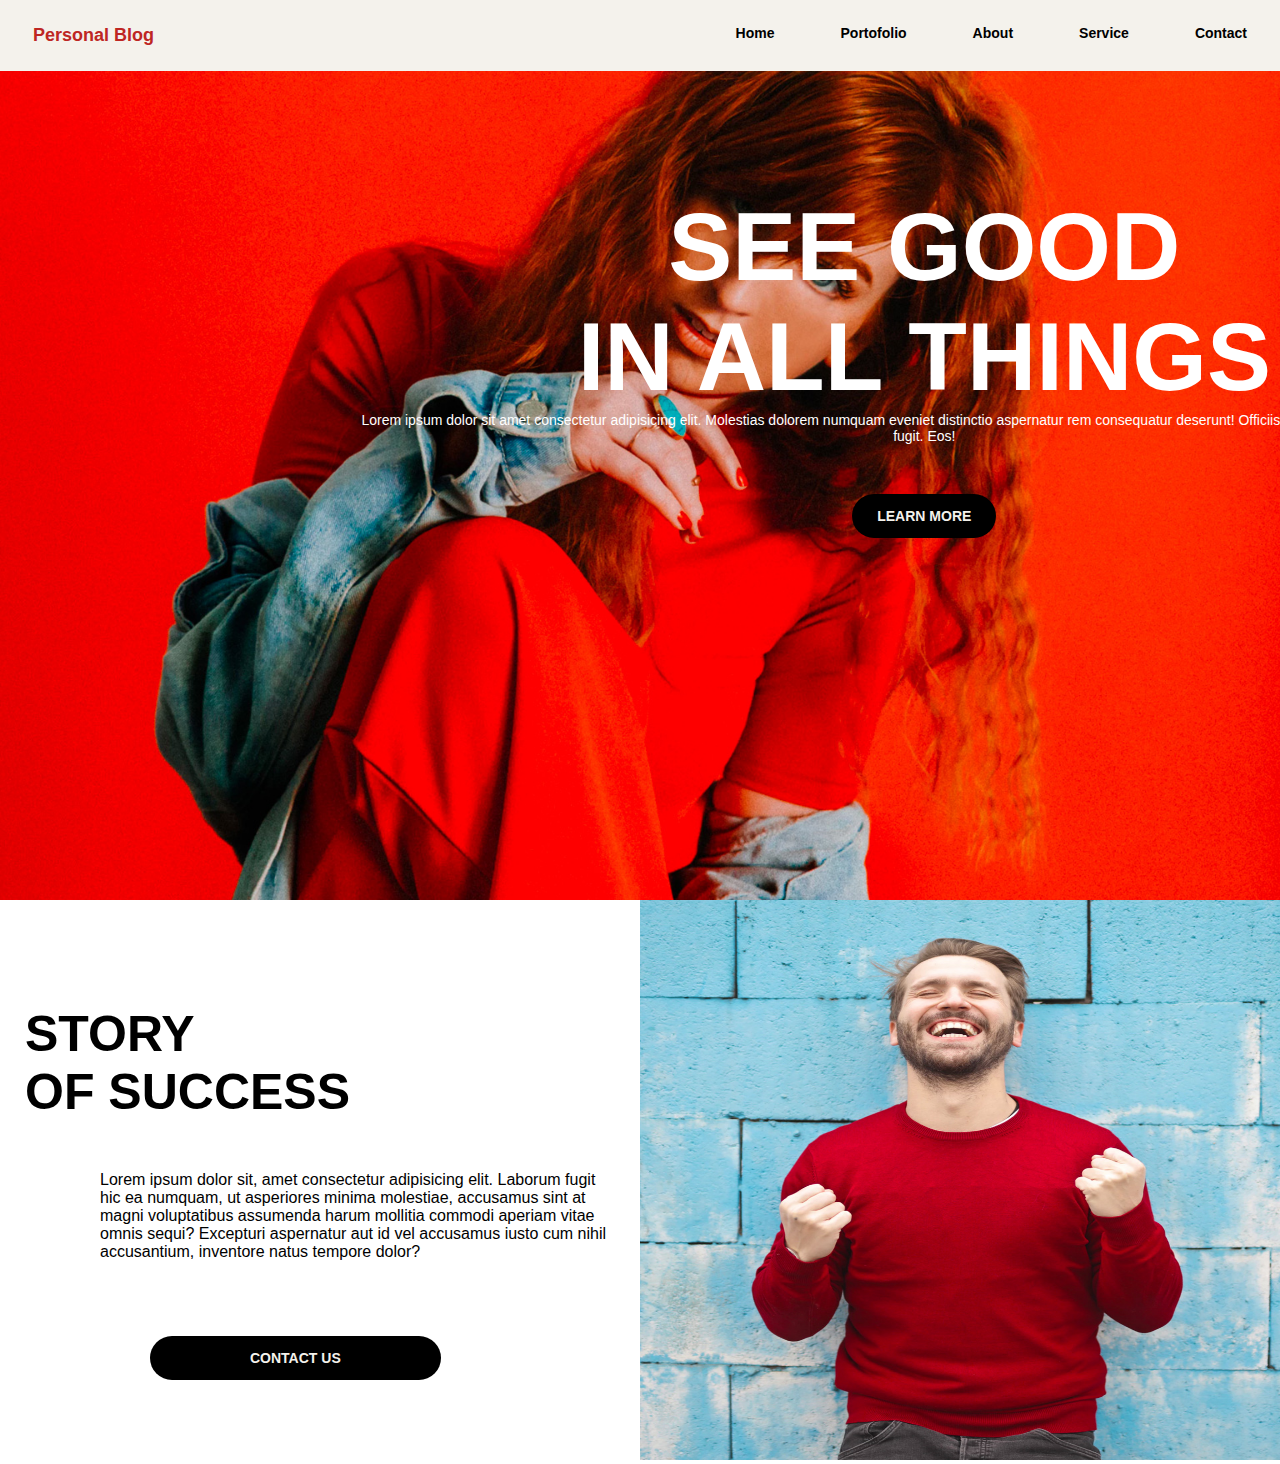
<file: Personal Website/index.html>
<!DOCTYPE html>
<html>
<head>
	<title> Personal Website </title>
	<link rel="shortcut icon" type="text/css" href="image/favicon.png">

	<!-- style.css -->
	<link rel="stylesheet" type="text/css" href="css/style.css">

</head>
<body>
	<header>
		<section class="bg-head">
			<div class="menu-list">
				<nav>
					<ul>
						<li><a href="#" class="logo">Personal Blog</a></li>
						<li><a href="#">Contact</a></li>
						<li><a href="#">Service</a></li>
						<li><a href="#">About</a></li>
						<li><a href="#">Portofolio</a></li>
						<li><a href="#">Home</a></li>
					</ul>
				</nav>
			</div>
		</section>
		<section class="bg-body">
			<div class="body-text">
				<h1>SEE GOOD<br>IN ALL THINGS</h1>
				<p>
					Lorem ipsum dolor sit amet consectetur adipisicing elit. 
					Molestias dolorem numquam eveniet distinctio aspernatur rem 
					consequatur deserunt! Officiis voluptas velit beatae totam porro fugit. Eos!
				</p>
				<button class="btn">LEARN MORE</button>
			</div>
		</section>
	</header>
	<main>
		<div class="main-text">
			<h2>STORY<br>OF SUCCESS</h2>
			<p>Lorem ipsum dolor sit, amet consectetur adipisicing elit. 
				Laborum fugit hic ea numquam, ut asperiores minima molestiae, 
				accusamus sint at magni voluptatibus assumenda harum mollitia commodi aperiam vitae omnis sequi?
			    Excepturi aspernatur aut id vel accusamus iusto cum nihil accusantium, inventore natus tempore dolor?
			</p>

			<button class="btn">CONTACT US</button>
		</div>
		<div class="main-img">
			<img src="image/about.jpg" alt="Me" style="width:100%; height:100%;">
		</div>
	</main>
</body>
</html>
</file>
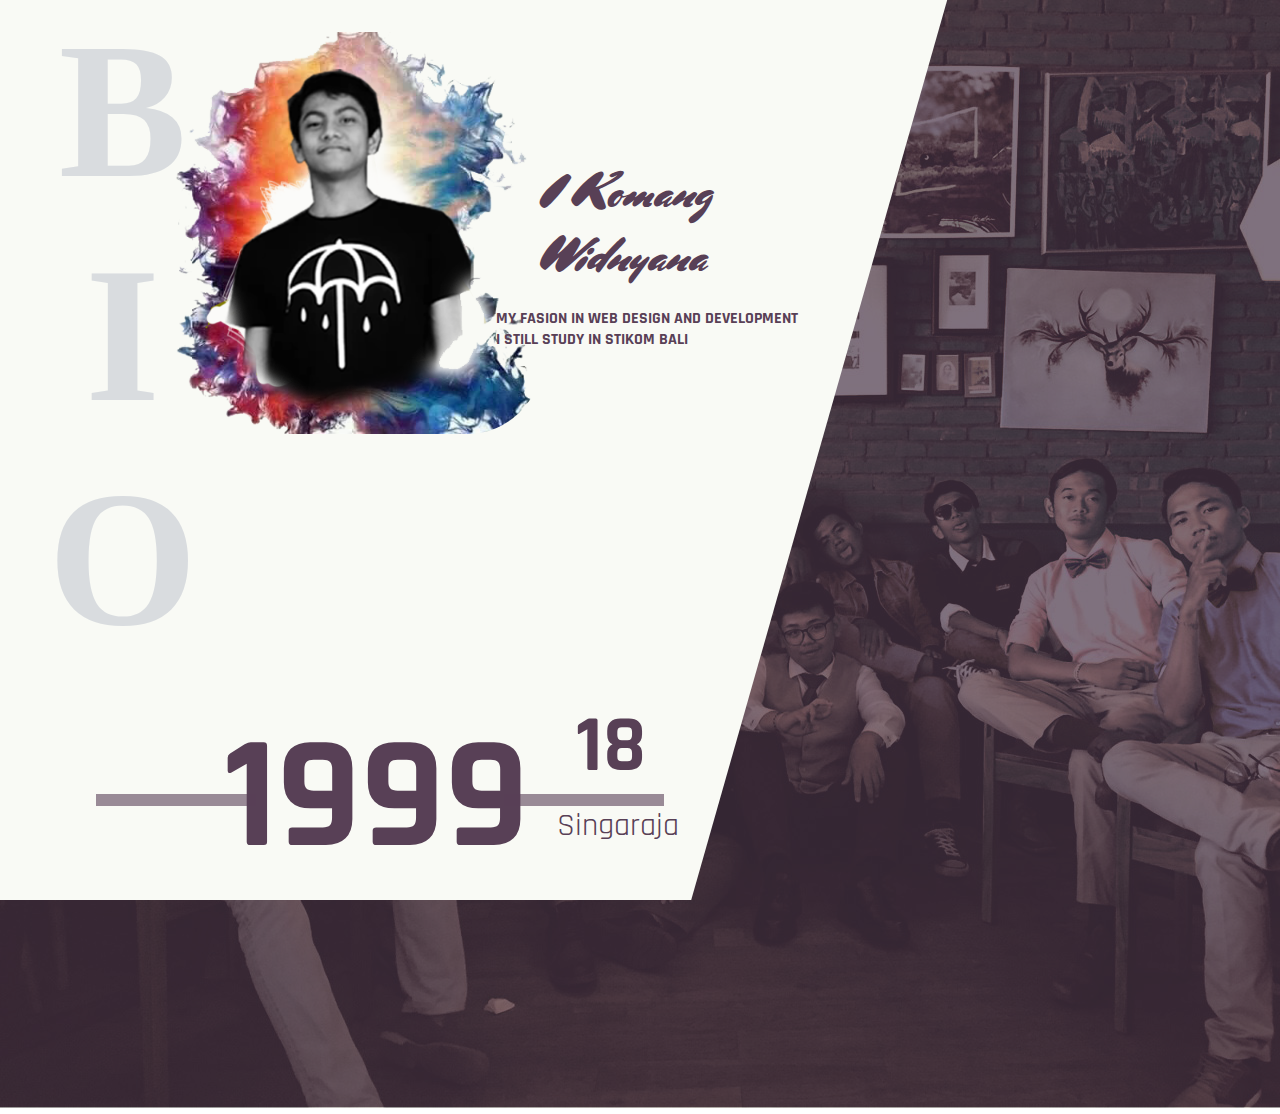
<file: Gallery Photo/portfolio.html>
<!DOCTYPE html>
<html lang="en">
<head>
    <meta charset="UTF-8">
    <meta name="viewport" content="width=device-width, initial-scale=1.0">
    <meta http-equiv="X-UA-Compatible" content="ie=edge">
    <title>My Biography</title>
    <link href="https://fonts.googleapis.com/css?family=Mrs+Sheppards|Rajdhani" rel="stylesheet">
    <link rel="stylesheet" href="css/style.css">
</head>
<body>  
    <section class="wrap">
        <section class="wrap-intro">
            <div class="bg-box">
                <!-- <div class="oval"></div>
                <div class="circle"></div> -->
                <img src="img/me4.png" alt="">
            </div> 
            
            <div class="text">
                <p class="intro">I Komang <br> Widnyana</p>
                <p class="capt">My fasion in Web Design and Development </p> 
            <p class="capt">I still study in Stikom Bali</p>
            </div>
        </section>    
            
            <div class="bio">
                <h2>B <br>i <br> o</h2> 
            </div>        
            
            <section class="wrap-born">
                <div class="obj1"></div>
                <div class="born">
                    <p class="dd">18</p> 
                    <h3>1999</h2>
                    <p class="from">Singaraja</p >
                </div>
                <div class="obj2"></div>
            </section>                
        </section>

        <section class="main">
                <div class="bg-img"></div>
                <img src="img/school.jpg" alt="school">
        </section>
</body>
</html>
</file>
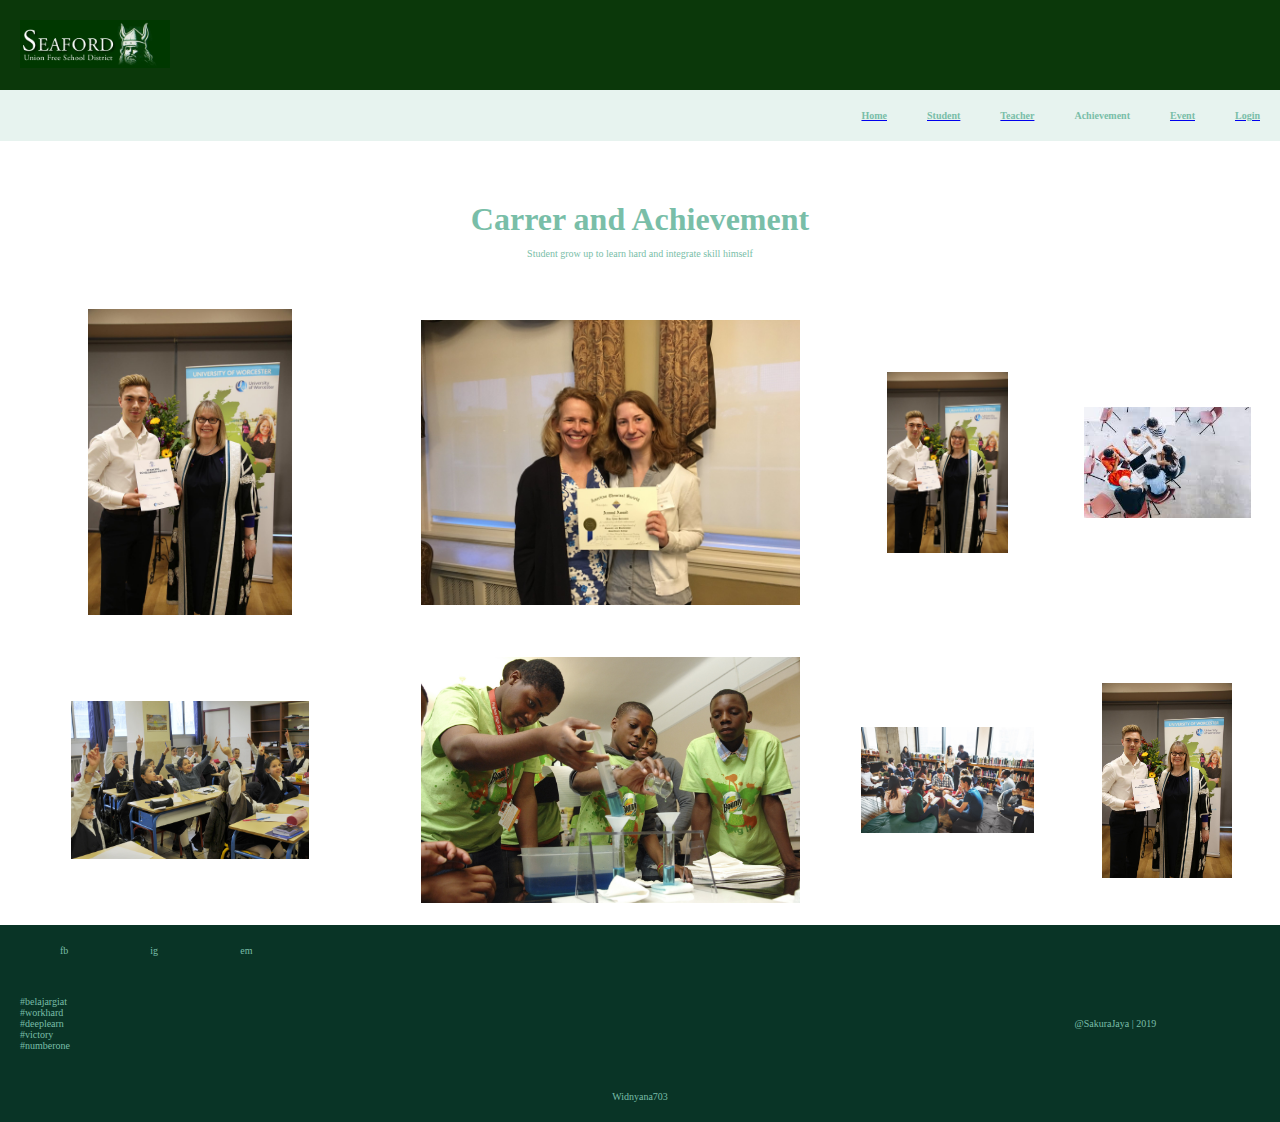
<file: School/achievement.html>
<!DOCTYPE html>
<html lang="en">
<head>
    <meta charset="UTF-8">
    <meta name="viewport" content="width=device-width, initial-scale=1.0">
    <meta http-equiv="X-UA-Compatible" content="ie=edge">
    <title>SMAN 1 Kuta Utara</title>
</head>
<body marginwidth="0" topmargin="0" bottommargin="0">
    <font face="Roboto" color="#79BEA8" size="1">
        <table width="100%" cellspacing="0" cellpadding="20">
            <thead>
                <tr bgcolor="#0B380A">
                    <td colspan="14"><img src="logo.png" alt="Sakura" width="150em"></td>                              
                </tr>                       
                <tr align="center"  bgcolor="#E7F3EF">                    
                    <td></td>
                    <td width="10%"></td>
                    <td width="10%"></td>
                    <td width="20%"></td>
                    <td width="20%"></td>
                    <td width="30%"></td>
                    <td width="40%"></td>
                    <td><a href="home.html">
                        <font color="#79BEA8">
                            <b>Home</b> 
                        </font>
                    </a></td>
                    <td><a href="student.html">
                        <font color="#79BEA8">
                            <b>Student</b> 
                        </font>
                    </a></td>
                    <td><a href="teacher.html">
                        <font color="#79BEA8">
                            <b>Teacher</b>                         
                        </font>
                    </a></td>
                    <td><b>Achievement</b></td>
                    <td><a href="event.html">
                        <font color="#79BEA8">
                            <b>Event</b>
                        </font>
                    </a></td>
                    <td><a href="login.html">
                        <font color="#79BEA8">
                            <b>Login</b>
                        </font>
                    </a></td>
                </tr>
                <tr>
                    <td colspan="14"></td>
                </tr>
            </thead>
            <tbody>
                <tr>
                    <td colspan="14" align="center">
                        <font size="6">
                            <b>Carrer and Achievement</b>
                        </font>
                          <p> Student grow up to learn hard and integrate skill himself</p>
                    </td>                   
                </tr>
                <tr align='center'>
                    <td colspan="4"><img width="60%" src="tropy4.jpg"></td> 
                    <td colspan="3"><img width="90%" src="tropy3.jpg"></td>  
                    <td colspan="3"><img width="70%" src="tropy4.jpg"></td>                
                    <td colspan="4"><img width="90%" src="team.jpg"></td>
                </tr>
                <tr align='center'>
                    <td colspan="4"><img width="70%" src="answer.jpg"></td> 
                    <td colspan="3"><img width="90%" src="experience.jpg"></td>  
                    <td colspan="3"><img width="100%" src="study.jpg"></td>                
                    <td colspan="4"><img width="70%" src="tropy4.jpg"></td>
                </tr>
            </tbody>

            <tfoot bgcolor="#093426">
                <tr>
                    <td></td>
                    <td>fb</td>
                    <td>ig</td>
                    <td>em</td>
                    <td colspan="9"></td>
                </tr>   
                <tr>
                    <td height="40" colspan="10">
                        #belajargiat <br>
                        #workhard <br>
                        #deeplearn <br>
                        #victory <br>
                        #numberone <br>
                    </td>
                    <td colspan="3">@SakuraJaya | 2019</td>
                </tr>
                <tr>
                    <td colspan="13" align="center">
                        Widnyana703
                    </td>
                </tr>         
            </tfoot>
        </table>
    </font>
</body>
</html>
</file>
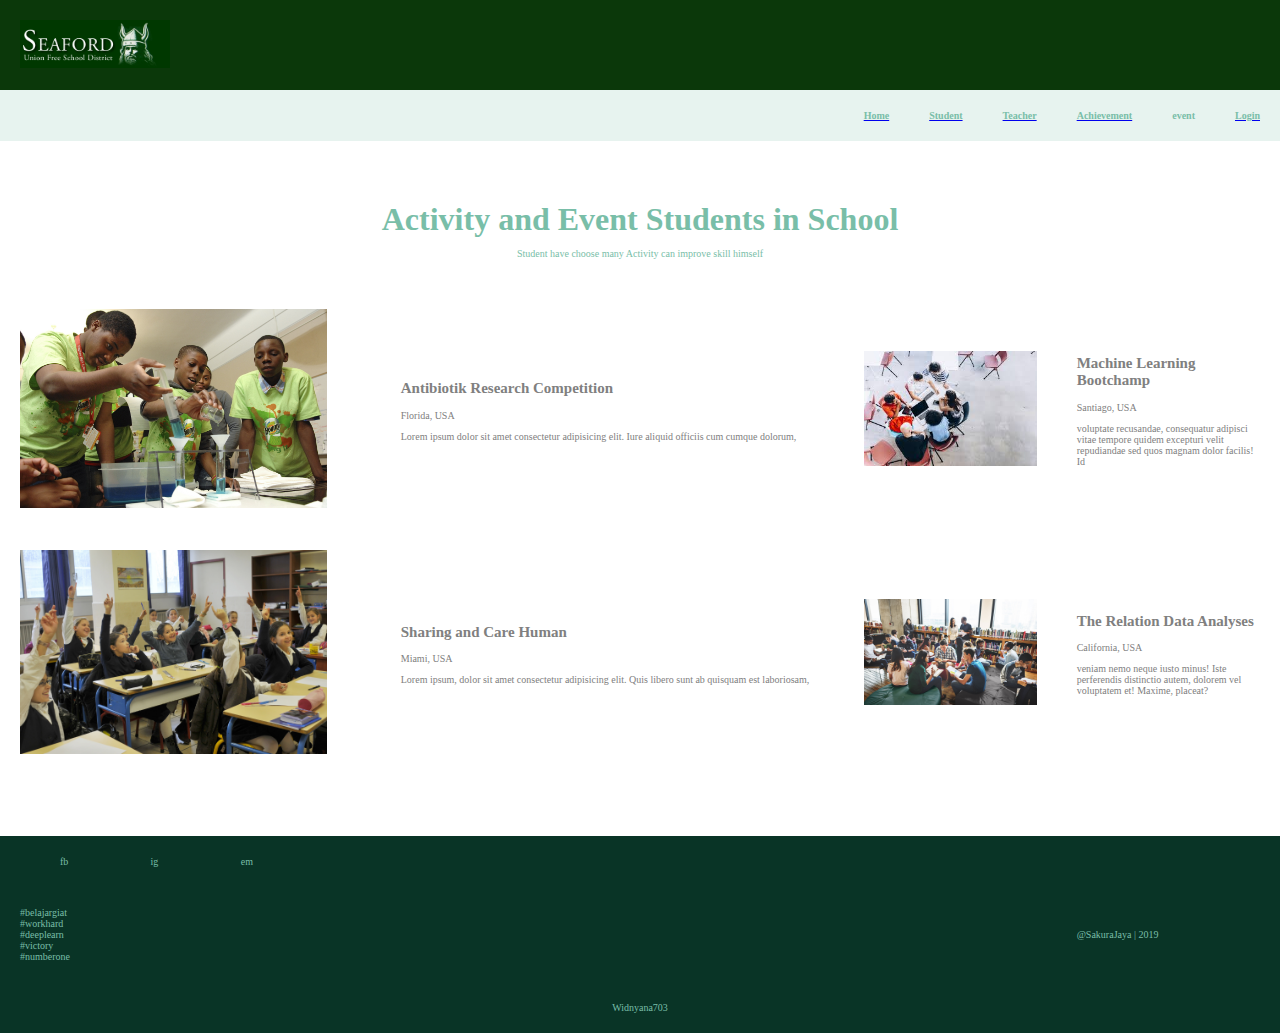
<file: School/event.html>
<!DOCTYPE html>
<html lang="en">
<head>
    <meta charset="UTF-8">
    <meta name="viewport" content="width=device-width, initial-scale=1.0">
    <meta http-equiv="X-UA-Compatible" content="ie=edge">
    <title>SMAN 1 Kuta Utara</title>
</head>
<body marginwidth="0" topmargin="0" bottommargin="0">
    <font face="Roboto" color="#79BEA8" size="1">
        <table width="100%" cellspacing="0" cellpadding="20">
             <thead>
                <tr bgcolor="#0B380A">
                    <td colspan="14"><img src="logo.png" alt="Sakura" width="150em"></td>                              
                </tr>                       
                <tr align="center"  bgcolor="#E7F3EF">                    
                    <td></td>
                    <td width="10%"></td>
                    <td width="10%"></td>
                    <td width="20%"></td>
                    <td width="20%"></td>
                    <td width="30%"></td>
                    <td width="40%"></td>
                    <td><a href="home.html">
                        <font color="#79BEA8">
                            <b>Home</b> 
                        </font>
                    </a></td>
                    <td><a href="student.html">
                        <font color="#79BEA8">
                            <b>Student</b> 
                        </font>
                    </a></td>
                    <td><a href="teacher.html">
                        <font color="#79BEA8">
                            <b>Teacher</b>                         
                        </font>
                    </a></td>
                    <td><a href="achievement.html">
                        <font color="#79BEA8">
                            <b>Achievement</b>
                        </font>
                    <td><b>event</b></td>
                    </a></td>
                    <td><a href="login.html">
                        <font color="#79BEA8">
                            <b>Login</b>
                        </font>
                    </a></td>
                </tr>
                <tr>
                    <td colspan="14"></td>
                </tr>
            </thead>
            <tbody>
                <tr>
                    <td colspan="14" align="center">
                        <font size="6">
                            <b>Activity and Event Students in School</b>
                        </font>
                        <p>Student have choose many Activity can improve skill himself</p> 
                    </td>                   
                </tr>
                <tr>
                    <td colspan="4"><img width="90%" src="experience.jpg"></td> 
                    <td colspan="3">
                        <font color="grey">
                            <h2>Antibiotik Research Competition</h2>
                            <p>Florida, USA</p>
                            <p>Lorem ipsum dolor sit amet consectetur 
                            adipisicing elit. Iure aliquid officiis cum cumque dolorum, </p>
                        </font>                        
                    </td>  
                    <td colspan="3"><img width="100%" src="team.jpg"></td>                
                    <td colspan="3">
                        <font color="grey">
                            <h2>Machine Learning Bootchamp</h2>
                            <p>Santiago, USA</p>
                            <p>voluptate recusandae, consequatur adipisci vitae tempore 
                            quidem excepturi velit repudiandae sed quos magnam dolor facilis! Id</p>
                        </font>
                    </td>
                </tr>
                <tr>
                    <td colspan="4"><img width="90%" src="answer.jpg"></td> 
                    <td colspan="3">
                        <font color="grey">
                            <h2>Sharing and Care Human</h2>
                            <p>Miami, USA</p>
                            <p>Lorem ipsum, dolor sit amet consectetur adipisicing 
                                elit. Quis libero sunt ab quisquam est laboriosam,</p>
                        </font>
                    </td>  
                    <td colspan="3"><img width="100%" src="study.jpg"></td>                
                    <td colspan="4">
                        <font color="grey">
                            <h2>The Relation Data Analyses</h2>
                            <p>California, USA</p>
                            <p> veniam nemo neque iusto minus! Iste perferendis 
                            distinctio autem, dolorem vel voluptatem et! Maxime, placeat?</p>
                        </font>
                    </td>
                </tr>
                <tr>
                    <td colspan="11" height="20"></td>
                </tr>
            </tbody>
            
            <tfoot bgcolor="#093426">
                <tr>
                    <td></td>
                    <td>fb</td>
                    <td>ig</td>
                    <td>em</td>
                    <td colspan="9"></td>
                </tr>   
                <tr>
                    <td height="40" colspan="10">
                        #belajargiat <br>
                        #workhard <br>
                        #deeplearn <br>
                        #victory <br>
                        #numberone <br>
                    </td>
                    <td colspan="3">@SakuraJaya | 2019</td>
                </tr>
                <tr>
                    <td colspan="13" align="center">
                        Widnyana703
                    </td>
                </tr>         
            </tfoot>
        </table>
    </font>
</body>
</html>
</file>
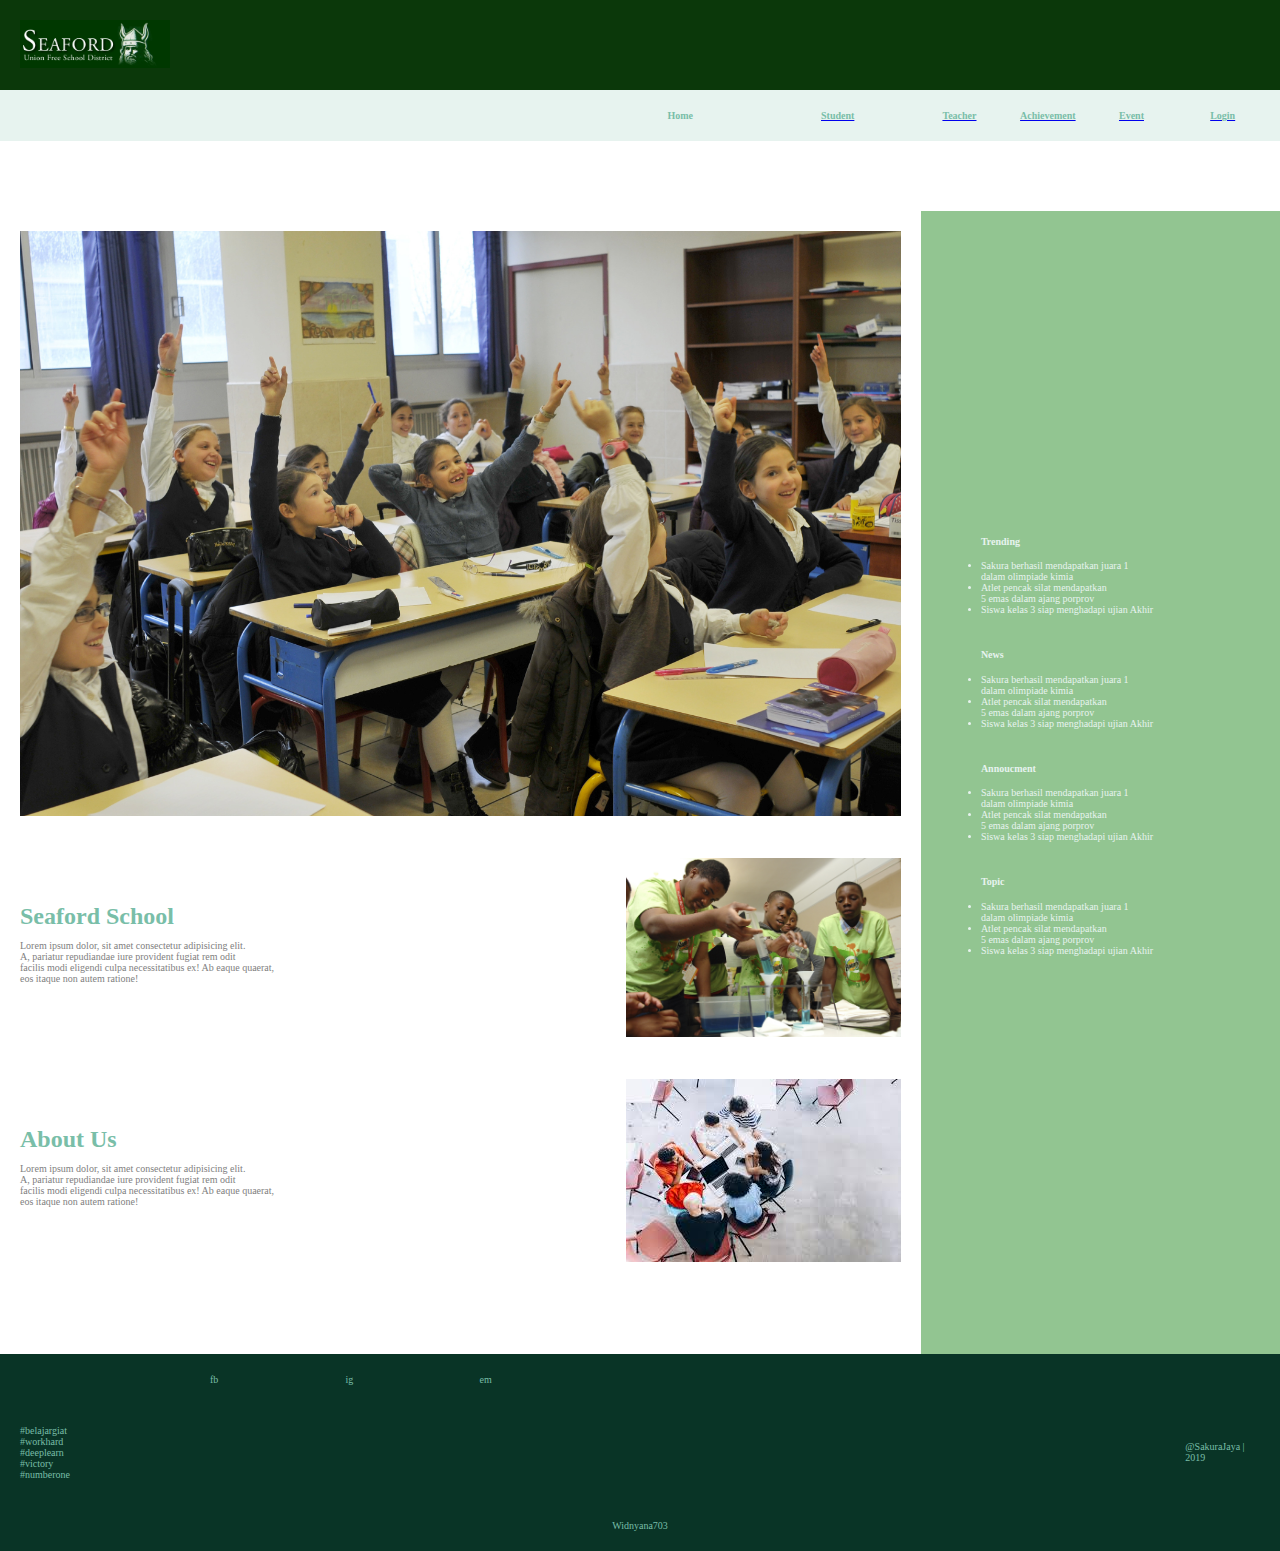
<file: School/home.html>
<!DOCTYPE html>
<html lang="en">
<head>
    <meta charset="UTF-8">
    <meta name="viewport" content="width=device-width, initial-scale=1.0">
    <meta http-equiv="X-UA-Compatible" content="ie=edge">
    <title>Seaford</title>
</head>
<body marginwidth="0" topmargin="0" bottommargin="0" >    
    <font face="Raleway" color="#79BEA8" size="1px">
        <table width="100%" cellspacing="0" cellpadding="20">
            <thead>
                <tr bgcolor="#0B380A">
                    <td><img src="logo.png" alt="Sakura" width="150em"></td>            
                    <td colspan="10"></td>
                </tr>            
                <tr align="center" bgcolor="#E7F3EF">                    
                    <td></td>
                    <td width="50%" colspan="3"></td>
                    <td><b>Home</b</td>                
                    <td><a href="student.html">
                        <font color="#79BEA8">
                           <b>Student</b> 
                        </font>
                    </a></td>
                    <td><a href="teacher.html">
                        <font color="#79BEA8">
                           <b>Teacher</b> 
                        </font>
                    </a></td>
                    <td><a href="achievement.html">
                        <font color="#79BEA8">
                           <b>Achievement</b>                          
                        </font>
                    </a></td>
                    <td><a href="event.html">
                        <font color="#79BEA8">
                           <b>Event</b>
                        </font>
                    </a></td>
                    <td><a href="login.html">
                        <font color="#79BEA8">
                            <b>Login</b>
                        </font>
                    </a></td>
                </tr>
                <tr>
                    <td colspan="11" height="30"></td>
                </tr>
            </thead>
        
            <tbody>
                <tr height="20%">
                    <td colspan="6"><img src="answer.jpg" alt="school" width="100%"></td>
                    <td rowspan="4" colspan="5" width="30%" bgcolor="#92C591">
                        <font color="#E7F3EF" size="1">
                            
                            <ul> <h4>Trending</h4>
                                <li>Sakura berhasil mendapatkan juara 1 <br>  dalam olimpiade kimia</li>
                                <li>Atlet pencak silat mendapatkan <br> 5 emas dalam ajang porprov</li>
                                <li>Siswa kelas 3 siap menghadapi ujian Akhir</li>
                            </ul>
                            <br>
                            <ul> <h4>News</h4>
                                <li>Sakura berhasil mendapatkan juara 1 <br>  dalam olimpiade kimia</li>
                                <li>Atlet pencak silat mendapatkan <br> 5 emas dalam ajang porprov</li>
                                <li>Siswa kelas 3 siap menghadapi ujian Akhir</li>
                            </ul>
                            <br>
                            <ul> <h4>Annoucment</h4>
                                <li>Sakura berhasil mendapatkan juara 1 <br>  dalam olimpiade kimia</li>
                                <li>Atlet pencak silat mendapatkan <br> 5 emas dalam ajang porprov</li>
                                <li>Siswa kelas 3 siap menghadapi ujian Akhir</li>
                            </ul>
                            <br>
                            <ul> <h4>Topic</h4>
                                <li>Sakura berhasil mendapatkan juara 1 <br>  dalam olimpiade kimia</li>
                                <li>Atlet pencak silat mendapatkan <br> 5 emas dalam ajang porprov</li>
                                <li>Siswa kelas 3 siap menghadapi ujian Akhir</li>
                            </ul>
                            <br><br><br><br><br><br><br>
                        </font>
                    </td>
                </tr>
                <tr>
                    <td colspan="4">
                         <font size="5">
                            <b>Seaford School</b>
                        </font>
                        <font color="grey" size="1">                          
                           <p>Lorem ipsum dolor, sit amet consectetur adipisicing elit. <br> 
                            A, pariatur repudiandae iure provident fugiat rem odit <br>
                            facilis modi eligendi culpa necessitatibus ex! Ab eaque quaerat, <br>
                            eos itaque non autem ratione! </p>
                        </font>
                    </td>
                    <td colspan="2" align="center"><img src="experience.jpg" width="100%"></td>
                </tr>
                <tr>
                    <td colspan="4">
                        <font size="5">
                            <b>About Us</b>
                        </font>
                        <font color="grey" size="1">
                           <p>Lorem ipsum dolor, sit amet consectetur adipisicing elit. <br> 
                            A, pariatur repudiandae iure provident fugiat rem odit <br>
                            facilis modi eligendi culpa necessitatibus ex! Ab eaque quaerat, <br>
                            eos itaque non autem ratione!</p>
                        </font>
                    </td>
                    <td colspan="2" align="center"><img src="team.jpg" alt=""></td>
                </tr>
                <tr>
                    <td colspan="6" height="30"></td>
                </tr>
            </tbody>
            <tfoot bgcolor="#093426">
                <tr>
                    <td></td>
                    <td>fb</td>
                    <td>ig</td>
                    <td>em</td>
                    <td colspan="7"></td>
                </tr>   
                <tr>
                    <td height="40" colspan="9">
                        #belajargiat <br>
                        #workhard <br>
                        #deeplearn <br>
                        #victory <br>
                        #numberone <br>
                    </td>
                    <td colspan="2">@SakuraJaya | 2019</td>
                </tr>
                <tr>
                    <td colspan="11" align="center">
                        Widnyana703
                    </td>
                </tr>         
            </tfoot>
        </table>
    </font>    
         
    <script>
        var sizeWindowY = window.innerHeight;
        var sizeWindowX = window.innerWidth;
        var doc = document.documentElement;
        var body = document.getElementsByTagName('body')[0];
        
        console.log(sizeWindowX + ', ' + sizeWindowY);
        console.log(doc.clientHeight + ", " + doc.clientWidth);
        console.log(body.clientHeight + ", " + body.clientWidth);
    </script>
</body>
</html>
</file>
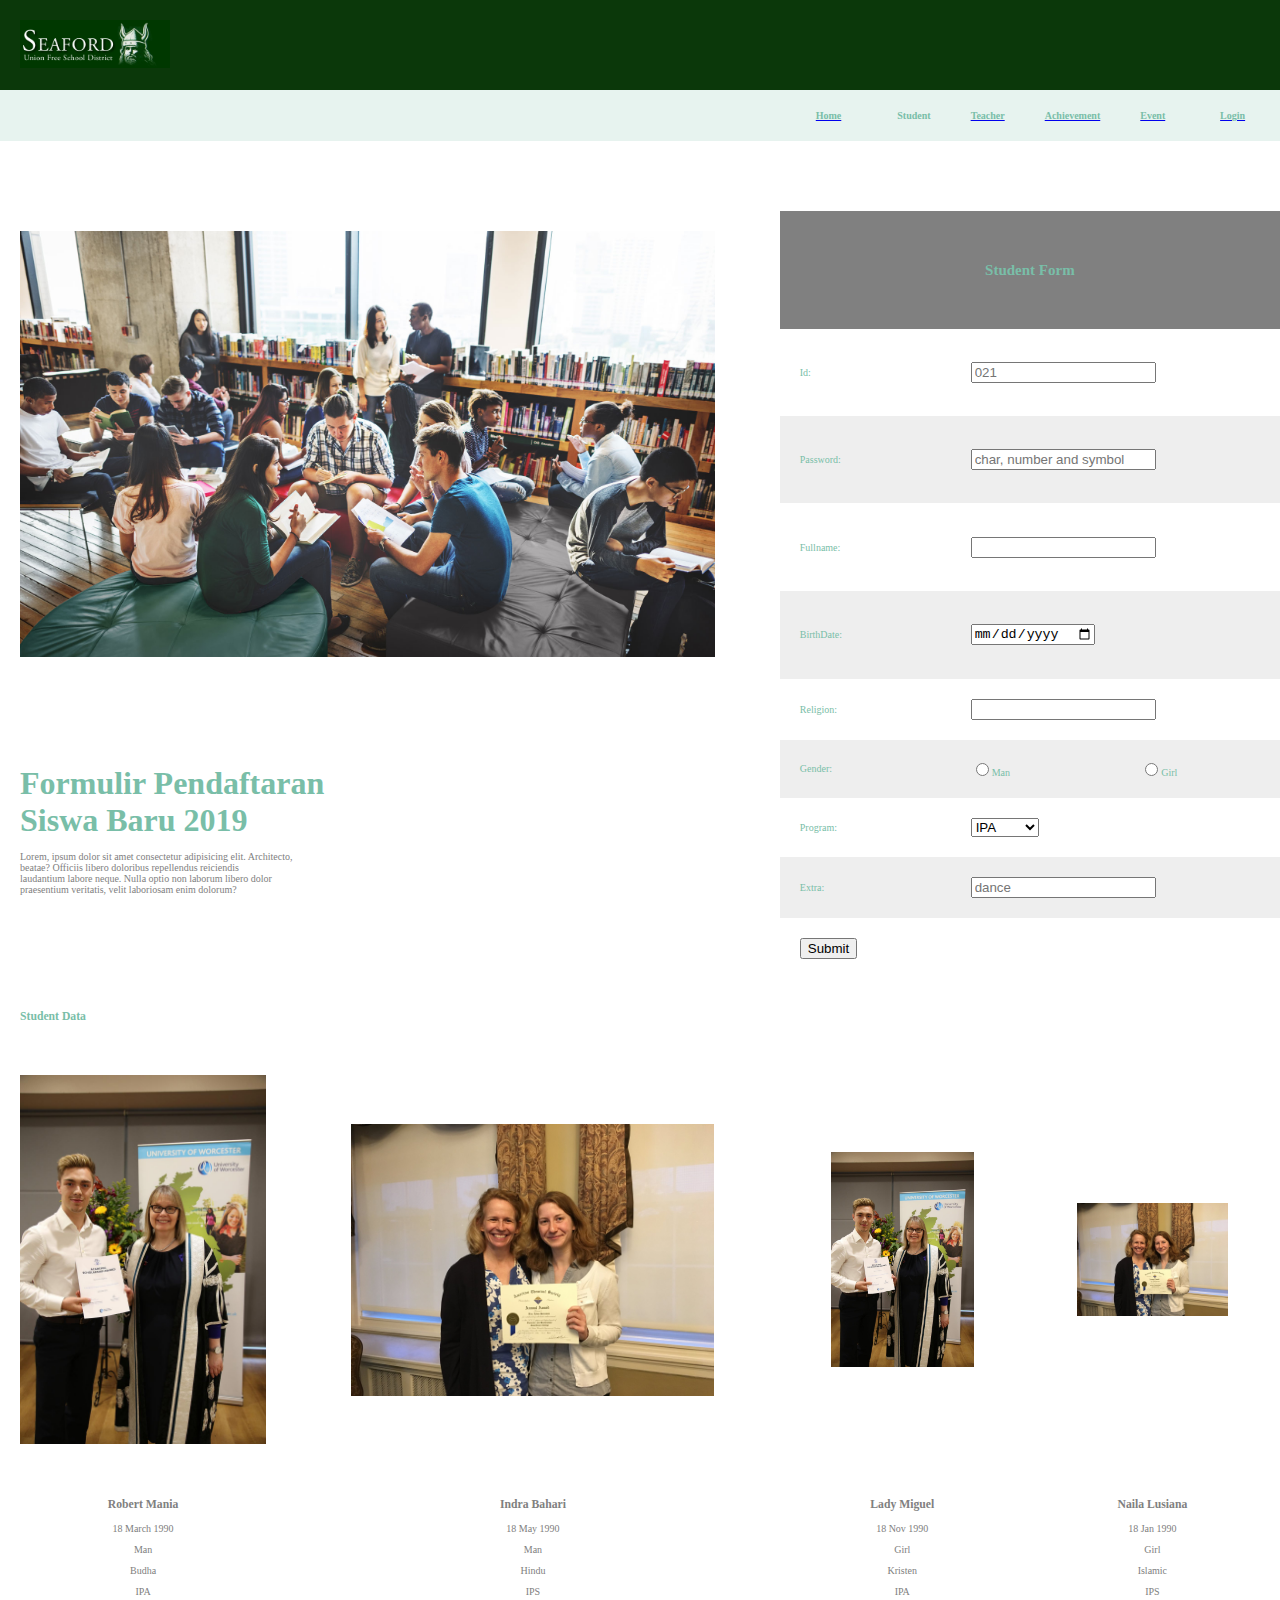
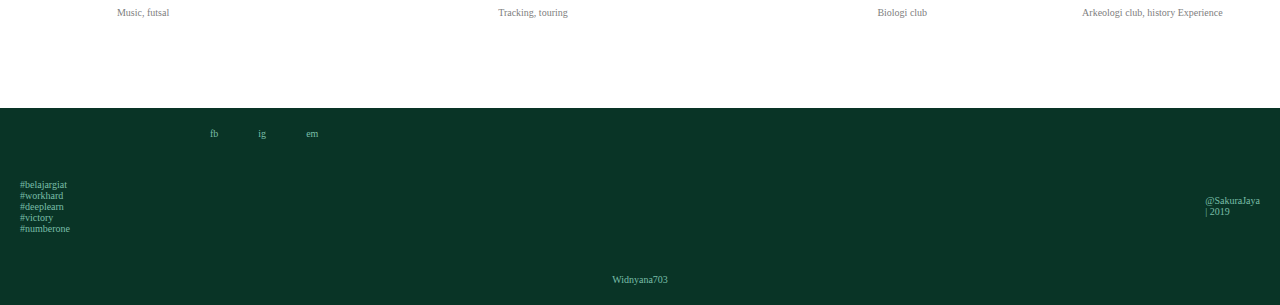
<file: School/student.html>
<!DOCTYPE html>
<html lang="en">
<head>
    <meta charset="UTF-8">
    <meta name="viewport" content="width=device-width, initial-scale=1.0">
    <meta http-equiv="X-UA-Compatible" content="ie=edge">
    <title>SMAN 1 Kuta Utara</title>
</head>
<body marginwidth="0" topmargin="0" bottommargin="0">
    <font face="Roboto" color="#79BEA8" size="1">
        <table width="100%" cellspacing="0" cellpadding="20">
            <thead>
                <tr bgcolor="#0B380A">
                    <td><img src="logo.png" alt="Sakura" width="150em"></td>            
                    <td colspan="10"></td>
                </tr>            
                <tr align="center" bgcolor="#E7F3EF">                    
                    <td></td>
                    <td width="50%" colspan="3"></td>
                    <td><a href="home.html">
                        <font color="#79BEA8">
                            <b>Home</b> 
                        </font>
                    </a></td>
                    <td><b>Student</b</td>                
                    <td><a href="teacher.html">
                        <font color="#79BEA8">
                            <b>Teacher</b> 
                        </font>
                    </a></td>
                    <td><a href="achievement.html">
                        <font color="#79BEA8">
                            <b>Achievement</b>                          
                        </font>
                    </a></td>
                    <td><a href="event.html">
                        <font color="#79BEA8">
                            <b>Event</b>
                        </font>
                    </a></td>
                    <td><a href="login.html">
                        <font color="#79BEA8">
                            <b>Login</b>
                        </font>
                    </a></td>
                </tr>
                <tr>
                    <td colspan="11" height="30"></td>
                </tr>
            </thead>
            <tbody>
                <tr>
                    <td colspan="4" rowspan="5">
                        <img src="study.jpg" width="94%">
                    </td>
                    <td colspan="7" align="center" bgcolor="grey">
                        <h2>Student Form</h2>   
                    </td>
                </tr>
                <tr>   
                    <td colspan="2">Id: </td>
                    <td colspan="4"><input name="id" type="text" placeholder="021"></td>
                </tr>
                <tr bgcolor="#eeeeee">
                    <td colspan="2">Password: </td>
                    <td colspan="4"><input type="password" name="pass" placeholder="char, number and symbol"></td>
                </tr>
                <tr>
                    <td colspan="2">Fullname: </td>
                    <td colspan="4"><input type="text" name="fllname"></td>
                </tr>
                <tr bgcolor="#eeeeee">
                    <td colspan="2">BirthDate: </td>
                    <td colspan="4"><input type="date" name="bhDate"></td>
                </tr>

                <tr>
                    <td colspan="4" rowspan="5">
                        <H2>
                            <font color="#79BEA8" size="6">
                                Formulir Pendaftaran <br>
                                Siswa Baru 2019
                            </font>    
                        </H2>
                        <P>
                            <font color="grey" size="1">
                                Lorem, ipsum dolor sit amet consectetur adipisicing elit. Architecto, <br>
                                beatae? Officiis libero doloribus repellendus reiciendis <br>
                                laudantium labore neque. Nulla optio non laborum libero dolor <br>
                                praesentium veritatis, velit laboriosam enim dolorum?
                            </font>
                        </P>
                    </td>   
                    <td colspan="2">Religion: </td>
                    <td colspan="4"><input type="text" name="religion"></td>               
                </tr>
               
                <tr bgcolor="#eeeeee">
                    <td colspan="2">Gender: </td>
                    <td colspan="2"><input type="radio" name="gender" value="man">Man</td>
                    <td colspan="2"><input type="radio" name="gender" value="girl">Girl</td>
                </tr>             
                <tr>
                    <td colspan="2">Program: </td>
                    <td colspan="4">
                        <select name="kad" id="">
                            <option value="IPA">IPA</option>
                            <option value="IPS">IPS</option>
                            <option value="Bahasa">Bahasa</option>
                        </select>
                        
                    </td>
                </tr>
                <tr bgcolor="#eeeeee">
                    <td colspan="2">Extra: </td>
                    <td colspan="4"><input type="text" name="extra" placeholder="dance"></td>
                </tr>
                <tr>
                    <td><input type="submit" value="Submit"></td>
                </tr>
                
                <tr>
                    <td colspan="11">
                        <h3><b>Student Data</b></h2>
                    </td>
                </tr>
                <tr>                     
                <tr align="center">
                    <td colspan="3"><img src="tropy4.jpg" alt="" width="100%"></td>
                    <td colspan="1"><img src="tropy3.jpg" alt="" width="80%"></td>
                    <td colspan="3"><img src="tropy4.jpg" alt="" width="70%"></td>
                    <td colspan="3"><img src="tropy3.jpg" alt="" width="70%">  </td>
                </tr>
                <tr align="center">
                    <td colspan="3">
                        <font color="grey">
                            <h3>Robert Mania</h3>
                            <p>18 March 1990</p>
                            <p>Man</p>
                            <p>Budha</p>
                            <p>IPA</p>
                            <p>Music, futsal</p>
                        </font>
                    </td>
                    <td>
                        <font color="grey">
                            <h3>Indra Bahari</h3>
                            <p>18 May 1990</p>
                            <p>Man</p>
                            <p>Hindu</p>
                            <p>IPS</p>
                            <p>Tracking, touring</p>
                        </font>
                    </td>
                    <td colspan="3">
                        <font color="grey">
                            <h3>Lady Miguel</h3>
                            <p>18 Nov 1990</p>
                            <p>Girl</p>
                            <p>Kristen</p>
                            <p>IPA</p>
                            <p>Biologi club</p>
                        </font>
                    </td>
                    <td colspan="3">
                        <font color="grey">
                            <h3>Naila Lusiana</h3>
                            <p>18 Jan 1990</p>
                            <p>Girl</p>
                            <p>Islamic</p>
                            <p>IPS</p>
                            <p>Arkeologi club, history Experience</p>
                        </font>
                    </td>
                </tr>
                <tr>
                    <td colspan="11" height="20"></td>
                </tr>
            </tbody>
            <tfoot bgcolor="#093426">
                <tr>
                    <td></td>
                    <td>fb</td>
                    <td>ig</td>
                    <td width="60%">em</td>
                    <td colspan="7"></td>
                </tr>   
                <tr>
                    <td height="40" colspan="9">
                        #belajargiat <br>
                        #workhard <br>
                        #deeplearn <br>
                        #victory <br>
                        #numberone <br>
                    </td>
                    <td colspan="2">@SakuraJaya | 2019</td>
                </tr>
                <tr>
                    <td colspan="11" align="center">
                        Widnyana703
                    </td>
                </tr>         
            </tfoot>
        </table>
    </font>
</body>
</html>
</file>
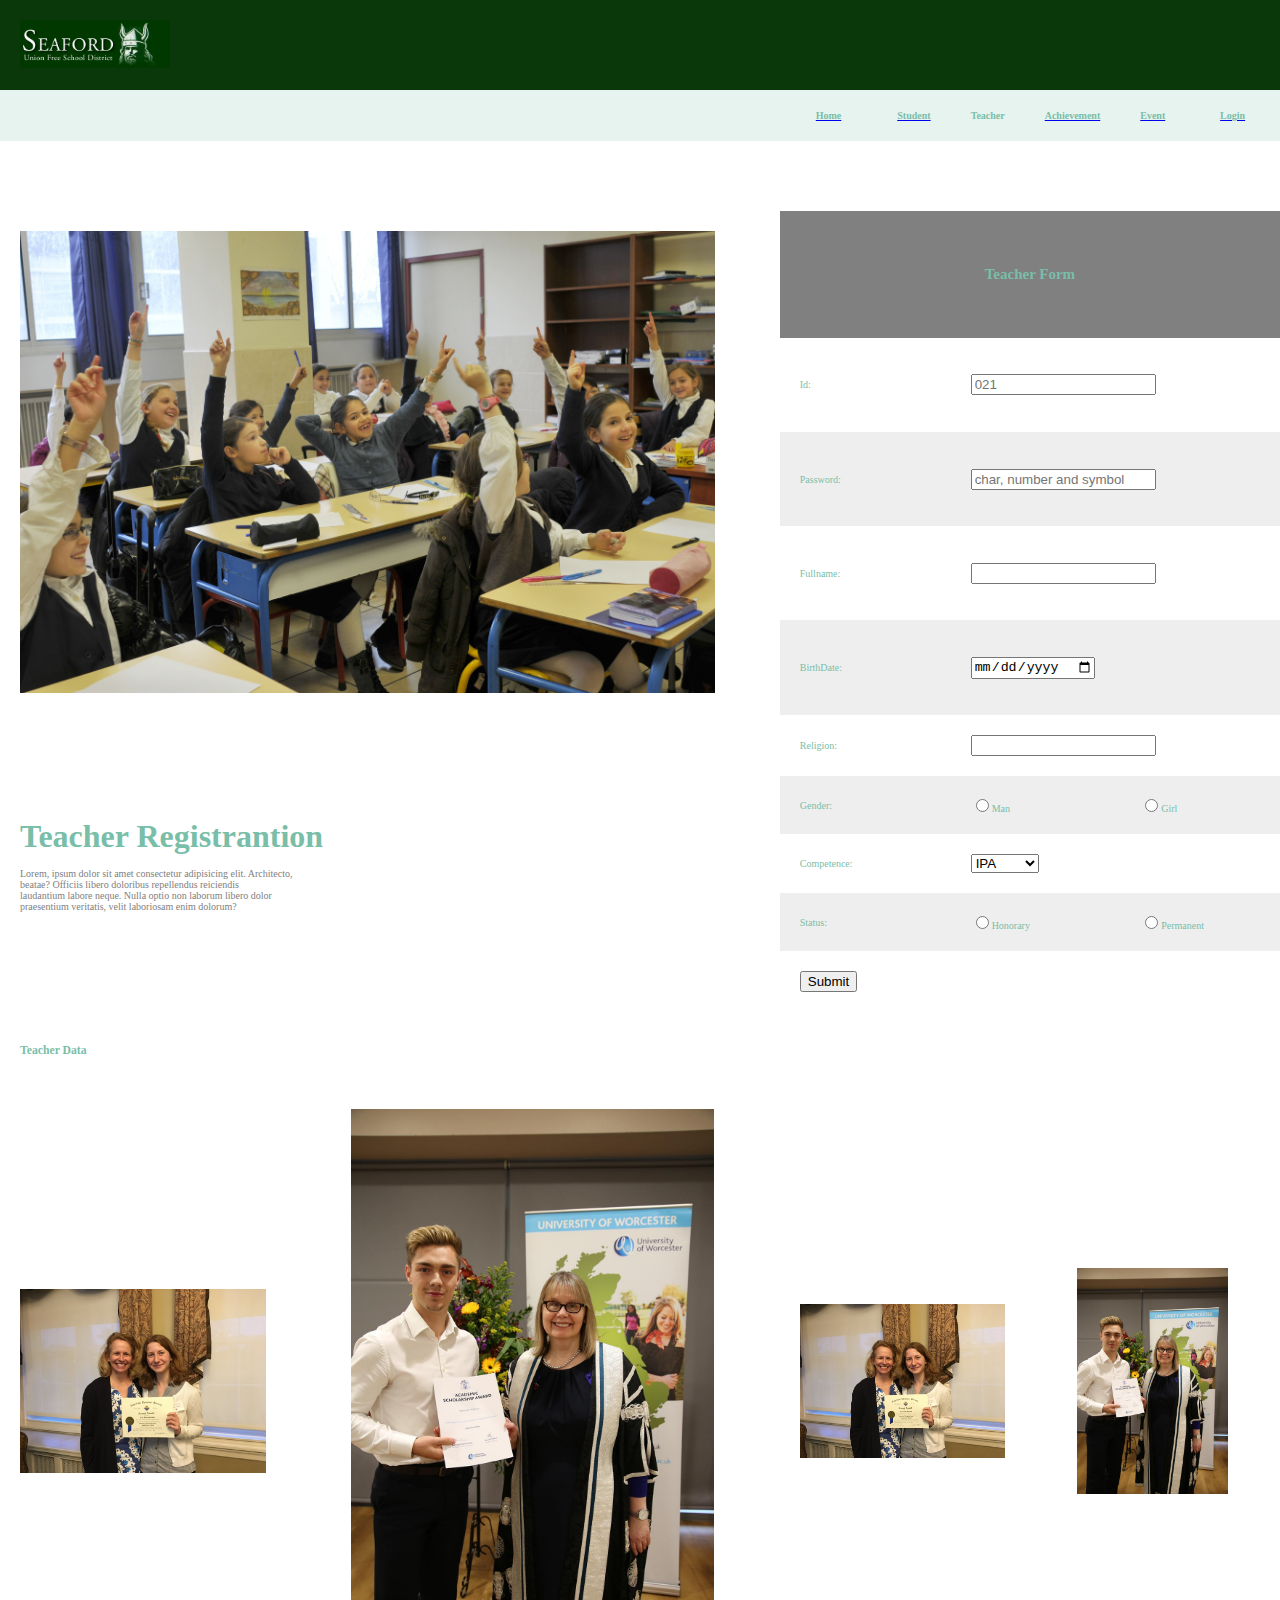
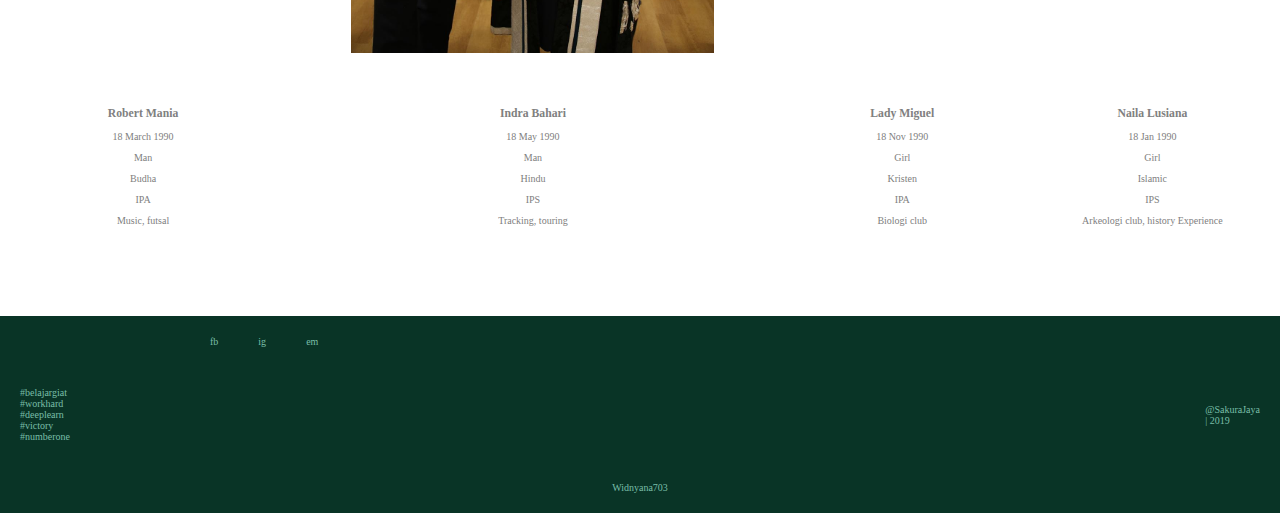
<file: School/teacher.html>
<!DOCTYPE html>
<html lang="en">
<head>
    <meta charset="UTF-8">
    <meta name="viewport" content="width=device-width, initial-scale=1.0">
    <meta http-equiv="X-UA-Compatible" content="ie=edge">
    <title>SMAN 1 Kuta Utara</title>
</head>
<body marginwidth="0" topmargin="0" bottommargin="0">
    <font face="Roboto" color="#79BEA8" size="1">
        <table width="100%" cellspacing="0" cellpadding="20">
            <thead>
                <tr bgcolor="#0B380A">
                    <td><img src="logo.png" alt="Sakura" width="150em"></td>            
                    <td colspan="10"></td>
                </tr>            
                <tr align="center" bgcolor="#E7F3EF">                    
                    <td></td>
                    <td width="50%" colspan="3"></td>
                    <td><a href="home.html">
                        <font color="#79BEA8">
                            <b>Home</b> 
                        </font>
                    </a></td>
                    <td><a href="student.html">
                        <font color="#79BEA8">
                            <b>Student</b> 
                        </font>
                    </a></td>
                    <td><b>Teacher</b</td>                
                    <td><a href="achievement.html">
                        <font color="#79BEA8">
                            <b>Achievement</b>                          
                        </font>
                    </a></td>
                    <td><a href="event.html">
                        <font color="#79BEA8">
                            <b>Event</b>
                        </font>
                    </a></td>
                    <td><a href="login.html">
                        <font color="#79BEA8">
                            <b>Login</b>
                        </font>
                    </a></td>
                </tr>
                <tr>
                    <td colspan="11" height="30"></td>
                </tr>
            </thead>
            <tbody>
                <tr>
                    <td colspan="4" rowspan="5">
                        <img src="answer.jpg" width="94%" >
                    </td> 
                    <td colspan="7" align="center" bgcolor="grey">
                        <h2>Teacher  Form </h2>   
                    </td>                 
                </tr>
                <tr>   
                    <td colspan="2">Id: </td>
                    <td colspan="4"><input name="id" type="text" placeholder="021"></td>
                </tr>
                <tr bgcolor="#eeeeee">
                    <td colspan="2">Password: </td>
                    <td colspan="4"><input type="password" name="pass" placeholder="char, number and symbol"></td>
                </tr>
                <tr>
                    <td colspan="2">Fullname: </td>
                    <td colspan="4"><input type="text" name="fllname"></td>
                </tr>
                <tr bgcolor="#eeeeee">
                    <td colspan="2">BirthDate: </td>
                    <td colspan="4"><input type="date" name="bhDate"></td>
                </tr>

                <tr>
                    <td colspan="4" rowspan="5">
                        <H2>
                            <font color="#79BEA8" size="6">
                                Teacher Registrantion 
                            </font>    
                        </H2>
                        <P>
                            <font color="grey" size="1">
                                Lorem, ipsum dolor sit amet consectetur adipisicing elit. Architecto, <br>
                                beatae? Officiis libero doloribus repellendus reiciendis <br>
                                laudantium labore neque. Nulla optio non laborum libero dolor <br>
                                praesentium veritatis, velit laboriosam enim dolorum?
                            </font>
                        </P>
                    </td>                     
                    <td colspan="2">Religion: </td>
                    <td colspan="4"><input type="text" name="religion"></td>                  
                </tr>
             
                <tr bgcolor="#eeeeee">
                    <td colspan="2">Gender: </td>
                    <td colspan="2"><input type="radio" name="gender" value="man">Man</td>
                    <td colspan="2"><input type="radio" name="gender" value="girl">Girl</td>
                </tr>              
                <tr>
                    <td colspan="2">Competence: </td>
                    <td colspan="4">
                        <select name="kad" id="">
                            <option value="IPA">IPA</option>
                            <option value="IPS">IPS</option>
                            <option value="Bahasa">Bahasa</option>
                        </select>
                        
                    </td>
                </tr>
                <tr bgcolor="#eeeeee">
                    <td colspan="2">Status: </td>
                    <td colspan="2"><input type="radio" name="gender" value="honorary">Honorary</td>
                    <td colspan="2"><input type="radio" name="gender" value="permanent">Permanent</td>
                </tr>
                <tr>
                    <td><input type="submit" value="Submit"></td>
                </tr>                
                
                <tr>
                    <td colspan="11">
                        <h3>Teacher Data</h3>
                    </td>
                </tr>
                <tr align="center">
                    <td colspan="3"><img src="tropy3.jpg" alt="" width="100%"></td>
                    <td colspan="1"><img src="tropy4.jpg" alt="" width="80%"></td>
                    <td colspan="3"><img src="tropy3.jpg" alt="" width="100%"></td>
                    <td colspan="3"><img src="tropy4.jpg" alt="" width="70%">  </td>
                </tr>
                <tr align="center">
                    <td colspan="3">
                        <font color="grey">
                            <h3>Robert Mania</h3>
                            <p>18 March 1990</p>
                            <p>Man</p>
                            <p>Budha</p>
                            <p>IPA</p>
                            <p>Music, futsal</p>
                        </font>
                    </td>
                    <td>
                        <font color="grey">
                            <h3>Indra Bahari</h3>
                            <p>18 May 1990</p>
                            <p>Man</p>
                            <p>Hindu</p>
                            <p>IPS</p>
                            <p>Tracking, touring</p>
                        </font>
                    </td>
                    <td colspan="3">
                        <font color="grey">
                            <h3>Lady Miguel</h3>
                            <p>18 Nov 1990</p>
                            <p>Girl</p>
                            <p>Kristen</p>
                            <p>IPA</p>
                            <p>Biologi club</p>
                        </font>
                    </td>
                    <td colspan="3">
                        <font color="grey">
                            <h3>Naila Lusiana</h3>
                            <p>18 Jan 1990</p>
                            <p>Girl</p>
                            <p>Islamic</p>
                            <p>IPS</p>
                            <p>Arkeologi club, history Experience</p>
                        </font>
                    </td>
                </tr>
                <tr>
                    <td colspan="11" height="20"></td>
                </tr>
            </tbody>
            <tfoot bgcolor="#093426">
                <tr>
                    <td></td>
                    <td>fb</td>
                    <td>ig</td>
                    <td width="60%">em</td>
                    <td colspan="7"></td>
                </tr>   
                <tr>
                    <td height="40" colspan="9">
                        #belajargiat <br>
                        #workhard <br>
                        #deeplearn <br>
                        #victory <br>
                        #numberone <br>
                    </td>
                    <td colspan="2">@SakuraJaya | 2019</td>
                </tr>
                <tr>
                    <td colspan="11" align="center">
                        Widnyana703
                    </td>
                </tr>         
            </tfoot>
        </table>
    </font>
</body>
</html>
</file>
<file: Personal Website/css/style.css>
body header section.bg-body .body-text .btn, body main .main-text .btn {
  border-radius: 40px;
  background: black;
  border: none;
  color: #f4f2ec;
  -webkit-transition: .8s;
  transition: .8s;
  font-size: 14px;
  font-weight: bold;
}

* {
  margin: 0;
  padding: 0;
}

body {
  font-family: 'Montserrat', sans-serif;
}

body header {
  max-width: 910px;
}

body header section.bg-head {
  background: #f4f2ec;
  display: inline-block;
  position: fixed;
  width: 100%;
}

body header section.bg-head .menu-list ul {
  list-style-type: none;
}

body header section.bg-head .menu-list ul li a {
  text-decoration: none;
  color: #000;
  float: right;
  padding: 25px 33px;
  font-size: 14px;
  font-weight: bold;
  -webkit-transition: 1s;
  transition: 1s;
}

body header section.bg-head .menu-list ul li a:hover {
  color: #be2623;
}

body header section.bg-head .menu-list ul li .logo {
  float: left;
  font-size: 18px;
}

body header section.bg-body {
  background-image: url("../image/bg.jpg");
  background-repeat: no-repeat;
  background-position: center;
  background-size: cover;
  background-attachment: fixed;
  width: 205.4vh;
  height: 100vh;
}

body header section.bg-body .body-text {
  padding: 12em 8em;
  color: white;
  text-align: center;
}

body header section.bg-body .body-text h1 {
  font-size: 6em;
  font-weight: 900;
}

body header section.bg-body .body-text p {
  padding: 0 16em;
  font-size: 14px;
}

body header section.bg-body .body-text .btn {
  padding: 14px 25px;
  margin: 50px 0;
}

body header section.bg-body .body-text .btn:hover {
  background: #f4f2ec;
  color: black;
}

body main {
  display: -ms-grid;
  display: grid;
  -ms-grid-columns: 50% auto;
      grid-template-columns: 50% auto;
      grid-template-areas: "capt img";
}

body main .main-text {
  -ms-grid-row: 1;
  -ms-grid-column: 1;
  grid-area: capt;
  -ms-flex-item-align: center;
      -ms-grid-row-align: center;
      align-self: center;
}

body main .main-text h2 {
  font-size: 50px;
  font-weight: bold;
  padding: 25px 0 25px 25px;
}

body main .main-text p {
  padding: 25px;
  padding-left: 100px;
}

body main .main-text .btn {
  padding: 14px 100px;
  margin: 50px 0 0 150px;
}

body main .main-img {
  -ms-grid-row: 1;
  -ms-grid-column: 2;
  grid-area: img;
  height: 35em;
}
/*# sourceMappingURL=style.css.map */
</file>
<file: Gallery Photo/css/style.css>
body .wrap .wrap-born .obj1, body .wrap .wrap-born .obj2 {
  background: black;
  width: 10em;
  height: .7em;
  position: absolute;
  bottom: 5.9em;
  background: #584056;
  opacity: .6;
}

* {
  margin: 0;
  padding: 0;
}

body {
  font-family: 'Rajdhani', sans-serif;
}

body .wrap {
  -webkit-clip-path: polygon(0 0, 74% 0, 54% 100%, 0% 100%);
          clip-path: polygon(0 0, 74% 0, 54% 100%, 0% 100%);
  background: #f9faf5;
  position: fixed;
  height: 100%;
  width: 100%;
}

body .wrap .wrap-intro {
  display: -ms-grid;
  display: grid;
  -ms-grid-columns: 50% auto;
      grid-template-columns: 50% auto;
      grid-template-areas: "img txt";
}

body .wrap .wrap-intro .bg-box {
  -ms-grid-row: 1;
  -ms-grid-column: 1;
  grid-area: img;
  width: 24em;
  margin: 2em 0 0 10em;
}

body .wrap .wrap-intro .bg-box img {
  width: 100%;
  border-radius: 20%;
}

body .wrap .wrap-intro .text {
  -ms-grid-row: 1;
  -ms-grid-column: 2;
  grid-area: txt;
  margin: 10em 0 0 -9em;
}

body .wrap .wrap-intro .text p.intro {
  font-size: 3em;
  color: #584056;
  font-family: 'Mrs Sheppards', cursive;
  text-align: center;
  margin-left: -11em;
  padding-bottom: 20px;
}

body .wrap .wrap-intro .text p.capt {
  text-transform: uppercase;
  color: #584056;
  font-weight: bold;
}

body .wrap .bio {
  position: absolute;
  top: 0;
  left: 3em;
  line-height: 14em;
}

body .wrap .bio h2 {
  font-size: 12em;
  font-weight: 900;
  color: #ccd0d7;
  text-transform: uppercase;
  text-align: center;
  font-family: "Montserrat", "sans-serif";
  opacity: .7;
}

body .wrap .wrap-born {
  position: absolute;
  left: 14em;
  bottom: 0em;
}

body .wrap .wrap-born .obj1 {
  left: -8em;
}

body .wrap .wrap-born .obj2 {
  left: 17.5em;
}

body .wrap .wrap-born .born {
  color: #584056;
}

body .wrap .wrap-born .born p.dd {
  font-size: 5em;
  font-weight: bold;
  position: absolute;
  left: 4.4em;
}

body .wrap .wrap-born .born h3 {
  font-size: 10em;
}

body .wrap .wrap-born .born p.from {
  font-size: 2em;
  position: absolute;
  bottom: 1.7em;
  left: 10.4em;
}

body .main {
  background: #584056;
  position: absolute;
  top: 0;
  left: 0;
  z-index: -1;
  width: 92.3em;
  height: 69.2em;
}

body .main img {
  position: relative;
  z-index: -1;
  opacity: .4;
}
/*# sourceMappingURL=style.css.map */
</file>
